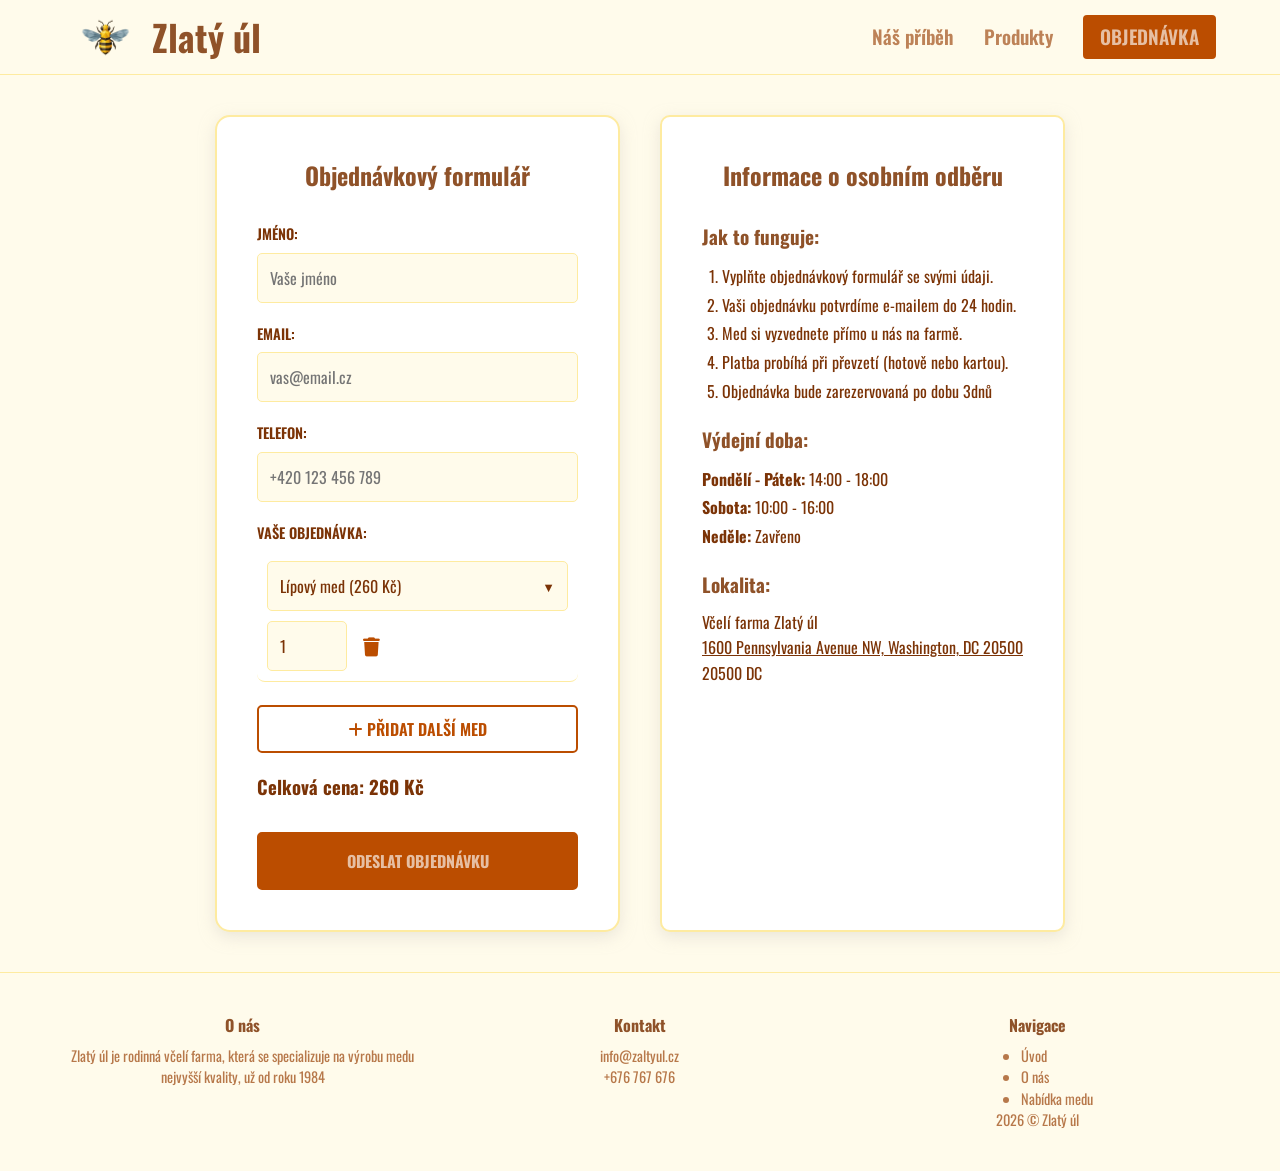
<file: objednávky.html>
<!DOCTYPE html>
<html lang="cs">

<head>
    <meta charset="UTF-8">
    <meta name="viewport" content="width=device-width, initial-scale=1.0">
    <title>Zlatý úl</title>
    <link rel="stylesheet" href="style.css">
    <link rel="stylesheet" href="https://cdnjs.cloudflare.com/ajax/libs/font-awesome/6.5.1/css/all.min.css">
    <style>
        @import url('https://fonts.googleapis.com/css2?family=Oswald:wght@200..700&display=swap');
    </style>

    <script src="script.js" defer></script>
</head>

<body>
    <header class="top-bar">
        <div class="top-bar-content">
            <img src="obrazky/logo-zlaty-ul-img.png" class="top-bar-logo" alt="logo">
            <a href="index.html" class="top-bar-link">
                <h1>Zlatý úl</h1>
            </a>

            <nav class="top-bar-nav">
                <a href="index.html#uvod" class="top-bar-link">Náš příběh</a>
                <a href="index.html#nabidka-medu" class="top-bar-link">Produkty</a>
            </nav>

            <div class="top-bar-button">
                <a href="objednávky.html" class="button-link">objednávka</a>
            </div>
        </div>
    </header>

    <main class="main-wrapper"></main>
    <div class="spacer"></div>

    <body>
        <div class="order-main-wrapper">
            <section class="order-section">
                <h2>Objednávkový formulář</h2>
                <form class="order-form">
                    <div class="form-group">
                        <label for="name">Jméno:</label>
                        <input type="text" id="name" name="name" placeholder="Vaše jméno" required>
                    </div>
                    <div class="form-group">
                        <label for="email">Email:</label>
                        <input type="email" id="email" name="email" placeholder="vas@email.cz" required>
                    </div>
                    <div class="form-group">
                        <label for="phone">Telefon:</label>
                        <input type="tel" id="phone" name="phone" placeholder="+420 123 456 789">
                    </div>

                    <div class="form-group">
                        <label>Vaše objednávka:</label>
                        <div id="order-items-container">
                        </div>
                        <button type="button" id="add-item-btn" class="secondary-button">
                            <i class="fa-solid fa-plus"></i> Přidat další med
                        </button>
                    </div>

                    <div class="form-group total-price-box">
                        <h3>Celková cena: <span id="total-price">0</span> Kč</h3>
                    </div>

                    <button type="submit" class="submit-button">Odeslat objednávku</button>
                </form>
            </section>

            <section class="info-section">
                <h2>Informace o osobním odběru</h2>

                <div class="info-block">
                    <h3>Jak to funguje:</h3>
                    <ol class="info-list">
                        <li>Vyplňte objednávkový formulář se svými údaji.</li>
                        <li>Vaši objednávku potvrdíme e-mailem do 24 hodin.</li>
                        <li>Med si vyzvednete přímo u nás na farmě.</li>
                        <li>Platba probíhá při převzetí (hotově nebo kartou).</li>
                        <li>Objednávka bude zarezervovaná po dobu 3dnů </li>
                    </ol>
                </div>

                <div class="info-block">
                    <h3>Výdejní doba:</h3>
                    <ul class="time-list">
                        <li><strong>Pondělí - Pátek:</strong> 14:00 - 18:00</li>
                        <li><strong>Sobota:</strong> 10:00 - 16:00</li>
                        <li><strong>Neděle:</strong> Zavřeno</li>
                    </ul>
                </div>

                <div class="info-block">
                    <h3>Lokalita:</h3>
                    <address class="farm-address">
                        Včelí farma Zlatý úl<br>
                        <a href="https://share.google/msrsGoFZE6HMPkrMA" target="_blank">
                            1600 Pennsylvania Avenue NW, Washington, DC 20500
                        </a><br>
                        20500 DC<br>
                    </address>
                </div>
            </section>
        </div>
        <div class="spacer"></div>
        </main>

        <footer class="site-footer">
            <div class="site-footer-content-box">
                <h4>O nás</h4>
                <p>Zlatý úl je rodinná včelí farma, která se specializuje na výrobu medu nejvyšší kvality, už od
                    roku
                    1984
                </p>
            </div>

            <div class="site-footer-content-box">
                <h4>Kontakt</h4>
                <p><a href="mailto:info@zaltyul.cz" class="footer-link">info@zaltyul.cz</a></p>
                <p><a href="tel:+676767676" class="footer-link">+676 767 676</a></p>
            </div>

            <div class="site-footer-content-box">
                <h4>Navigace</h4>
                <ul>
                    <li><a href="index.html#úvod" class="footer-link">Úvod</a></li>
                    <li><a href="index.html#o-nas" class="footer-link">O nás</a></li>
                    <li><a href="index.html#nabidka-medu" class="footer-link">Nabídka medu</a></li>
                </ul>
                <p>2026 &copy; Zlatý úl</p>
            </div>
        </footer>

        <nav class="bottom-nav">
            <a href="index.html#uvod" class="nav-item">
                <i class="fa-solid fa-house"></i>
                <span>Domů</span>
            </a>
            <a href="index.html#nabidka-medu" class="nav-item">
                <i class="fa-solid fa-jar"></i>
                <span>Produkty</span>
            </a>
            <a href="objednávky.html" class="nav-item">
                <i class="fa-solid fa-cart-shopping"></i>
                <span>Koupit</span>
            </a>
            <a href="index.html#o-nas" class="nav-item">
                <i class="fa-solid fa-user"></i>
                <span>O nás</span>
            </a>
        </nav>
    </body>

</html>
</file>
<file: style.css>
html {
  scroll-behavior: smooth;
  min-width: 350px;
}
*,
*::before,
*::after {
  box-sizing: border-box;
}

* {
  margin: 0;
}

@media (prefers-reduced-motion: no-preference) {
  html {
    interpolate-size: allow-keywords;
  }
}

body {
  line-height: 1.5;
  -webkit-font-smoothing: antialiased;
  background-color: rgb(255, 251, 235);
  color: rgb(123, 51, 6);
  font-family: "oswald", serif;
  display: flex;
  flex-direction: column;
  min-height: 100vh;
  margin: 0;
}

img,
picture,
video,
canvas,
svg {
  display: block;
  max-width: 100%;
}

input,
button,
textarea,
select {
  font: inherit;
}

p,
h1,
h2,
h3,
h4,
h5,
h6 {
  overflow-wrap: break-word;
}

p {
  text-wrap: pretty;
}

h1,
h2,
h3,
h4,
h5,
h6 {
  text-wrap: balance;
}

.spacer {
  border-bottom: 1px solid rgb(254, 235, 160);
}

.top-bar {
  width: 100%;
  background-color: rgb(255, 251, 235);
}

.top-bar-content {
  width: 90%;
  margin: 0 auto;
  display: flex;
  align-items: center;
  background-color: rgb(255, 251, 235);
  padding: 10px 0;
}

.top-bar-logo {
  height: 45px;
  margin-right: 5px;
}

.top-bar h1 {
  color: rgb(143, 82, 41);
  font-size: 2.25rem;
  font-weight: 800;
  text-decoration: none;
}

.top-bar-link {
  text-decoration: none;
  color: inherit;
}

.top-bar-nav {
  display: flex;
  gap: 30px;
  margin-left: auto;
  padding-right: 30px;
  white-space: nowrap;
}

.top-bar-nav a {
  color: rgb(189, 130, 87);
  text-decoration: none;
  font-weight: 600;
  font-size: 1.2rem;
}

.top-bar-button {
  background-color: rgb(187, 77, 0);
  color: rgb(230, 191, 163);
  padding: 0;
  font-size: 1.2rem;
  font-weight: 600;
  white-space: nowrap;
  text-transform: uppercase;
  border: 2px solid rgb(187, 77, 0);
  border-radius: 4px;
  overflow: hidden;
  transition:
    background-color 0.3s,
    color 0.3s;
}

.top-bar-button a {
  display: block;
  padding: 6px 15px;
}

.top-bar-button a,
.button.link {
  text-decoration: none;
  color: inherit;
}

.main-wrapper {
  flex: 1;
}
.hero {
  display: grid;
  grid-template-columns: 1fr 1fr;
  width: 100%;
  gap: 40px;
  padding: 40px 5%;
  justify-content: center;
  max-width: 1400px;
  margin: 0 auto;
}

.hero-img {
  border-radius: 10px 0 0 0;
  overflow: hidden;
}

.hero-content {
  display: flex;
  flex-direction: column;
  justify-content: center;
  gap: 10px;
}

.hero-content h2 {
  font-size: 3.5rem;
  font-weight: 800;
  color: rgb(143, 82, 41);
  line-height: 1.2;
  margin-bottom: 2rem;
}

.hero-content p {
  font-size: 1.25rem;
  color: rgb(123, 51, 6);
  line-height: 1.5;
}

.hero-button {
  background-color: rgb(187, 77, 0);
  color: rgb(230, 191, 163);
  padding: 10px 20px;
  font-size: 1rem;
  font-weight: 600;
  letter-spacing: -0.8px;
  text-decoration: none;
  white-space: nowrap;
  text-transform: uppercase;
  margin-top: 20px;
  width: fit-content;
  border: 2px solid rgb(187, 77, 0);
  border-radius: 4px;
  transition:
    background-color 0.3s,
    color 0.3s;
}

.about {
  display: grid;
  grid-template-columns: 1fr 1fr;
  width: 100%;
  gap: 40px;
  padding: 40px 5%;
  justify-content: center;
  max-width: 1400px;
  margin: 0 auto;
}
.about-img {
  overflow: hidden;
}

.about-img:last-child {
  border-radius: 0;
}

.about-img:first-child {
  border-radius: 0 0 0 10px;
}

.about-content {
  display: flex;
  flex-direction: column;
  justify-content: center;
  gap: 10px;
}

.about-content h2 {
  font-size: 3.5rem;
  font-weight: 800;
  color: rgb(143, 82, 41);
  line-height: 1.2;
  margin-bottom: 2rem;
}

.about-content p {
  font-size: 1.25rem;
  color: rgb(123, 51, 6);
  line-height: 1.5;
}

.products {
  display: grid;
  grid-template-columns: 1fr 1fr 1fr;
  gap: 30px;
  padding: 40px 5%;
  justify-content: center;
  max-width: 1400px;
  margin: 0 auto;
}

.product-card {
  background-color: white;
  border: 1px solid rgb(254, 235, 160);
  border-radius: 10px;
  overflow: hidden;
  display: flex;
  flex: 1;
  justify-content: space-between;
  flex-direction: column;
  box-shadow: 0 5px 10px rgba(215, 212, 200, 0.887);
}

.content-area {
  padding: 15px 20px 0 20px;
  flex-grow: 1;
  padding-bottom: 20px;
}

.content-area h2 {
  font-size: 1.5em;
  margin-top: 5px;
  margin-bottom: 10px;
}

.content-area p {
  font-size: 0.95em;
  line-height: 1.4;
  color: #555;
}

.product-button-area {
  border-top: 1px solid rgb(254, 235, 160);
  padding: 30px 30px;
  text-align: right;
}

.product-button {
  background: none;
  color: rgb(163, 82, 29);
  border: 2px solid rgb(163, 82, 29);
  padding: 10px 10px;
  border-radius: 5px;
  cursor: pointer;
  text-transform: uppercase;
  font-weight: bold;
  text-decoration: none;
  transition:
    background-color 0.3s,
    color 0.3s;
  box-sizing: border-box;
}

.product-button a {
  display: block;
  width: 100%;
  height: 100%;
  color: inherit;
  padding: 5px 0;
}

.product-button:hover {
  background-color: rgb(163, 82, 29);
  color: white;
}

.top-bar-button:hover,
.hero-button:hover {
  background-color: white;
  color: rgb(163, 82, 29);
  border-color: rgb(163, 82, 29);
}

.site-footer {
  background-color: rgb(255, 251, 235);
  width: 90%;
  max-width: 1400px;
  display: grid;
  grid-template-columns: repeat(3, 1fr);
  gap: 40px;
  justify-content: center;
  margin: 40px auto;
}

.site-footer p {
  color: rgb(183, 120, 74);
  text-align: center;
}

.site-footer h4 {
  color: rgb(143, 82, 41);
  font-size: 1rem;
  padding-bottom: 8px;
}

.site-footer h5 {
  color: rgb(143, 82, 41);
  font-size: 0.9rem;
  padding-bottom: 8px;
  white-space: nowrap;
}

.site-footer-content-box {
  font-size: 0.9rem;
  display: flex;
  flex-direction: column;
  align-items: center;
}

.footer-link {
  text-decoration: none;
  text-align: start;
  color: rgb(183, 120, 74);
}

.site-footer-content-box li {
  color: rgb(183, 120, 74);
}

.order-main-wrapper {
  background-color: rgb(255, 251, 235);
  padding: 40px 5%;
  display: grid;
  grid-template-columns: 1fr 1fr;
  gap: 40px;
  max-width: 1400px;
  margin: 0 auto;
}

.order-section {
  margin: 0;
  padding: 40px;
  background-color: white;
  border: 2px solid rgb(254, 235, 160);
  box-shadow: 0 5px 15px rgba(215, 212, 200, 0.5);
  border-radius: 15px;
}

.order-section h2 {
  color: rgb(143, 82, 41);
  margin-bottom: 30px;
  text-align: center;
}

.order-form {
  display: flex;
  flex-direction: column;
  gap: 20px;
}

.form-group {
  display: flex;
  flex-direction: column;
  gap: 8px;
}

.form-group label {
  font-weight: 600;
  color: rgb(123, 51, 6);
  text-transform: uppercase;
  font-size: 0.9rem;
}

.form-group input,
.form-group select {
  padding: 12px;
  border: 1px solid rgb(254, 235, 160);
  border-radius: 5px;
  background-color: rgb(255, 251, 235);
  font-family: inherit;
  color: rgb(123, 51, 6);
}

.form-group input:focus,
.form-group select:focus {
  outline: 2px solid rgb(187, 77, 0);
  background-color: white;
}

/* Custom Select */
.custom-select-wrapper {
  position: relative;
  width: 100%;
}

.select-selected {
  padding: 12px;
  border: 1px solid rgb(254, 235, 160);
  border-radius: 5px;
  background-color: rgb(255, 251, 235);
  color: rgb(123, 51, 6);
  cursor: pointer;
  user-select: none;
  display: flex;
  justify-content: space-between;
  align-items: center;
}

.select-selected::after {
  content: '▼';
  font-size: 0.8em;
  margin-left: 10px;
}

.select-selected.select-arrow-active::after {
  content: '▲';
}

.select-items {
  position: absolute;
  top: 100%;
  left: 0;
  right: 0;
  z-index: 99;
  background-color: rgb(255, 251, 235);
  border: 1px solid rgb(254, 235, 160);
  border-radius: 5px;
  box-shadow: 0 4px 10px rgba(0, 0, 0, 0.1);
  margin-top: 4px;
  overflow: hidden;
}

.select-hide {
  display: none;
}

.select-items div {
  padding: 12px;
  color: rgb(123, 51, 6);
  cursor: pointer;
  transition: background-color 0.2s;
}

.select-items div:hover, .same-as-selected {
  background-color: #fdf5e6;
}

.select-items div.disabled {
  color: #ccc;
  cursor: not-allowed;
  background-color: transparent;
}


.remove-item-btn {
  background: none;
  border: none;
  color: rgb(187, 77, 0);
  cursor: pointer;
  font-size: 1.2rem;
}

.remove-item-btn:hover {
  color: rgb(143, 82, 41);
  font-size: 1.4rem;
}

.secondary-button {
  background-color: transparent;
  color: rgb(187, 77, 0);
  border: 2px solid rgb(187, 77, 0);
  padding: 10px;
  border-radius: 5px;
  font-weight: 600;
  text-transform: uppercase;
  cursor: pointer;
  transition: all 0.3s ease;
}

.order-product-info {
  display: flex;
  gap: 10px;
  align-items: center;
}

.secondary-button:hover {
  background-color: rgb(187, 77, 0);
  color: white;
}

.order-row {
  display: flex;
  flex-wrap: wrap;
  gap: 10px;
  align-items: center;
  margin-bottom: 15px;
  padding: 10px;
  border-radius: 8px;
  border-bottom: 1px solid rgb(254, 235, 160);
}

.amount-input {
  width: 80px;
  padding: 8px;
  border: 1px solid rgb(254, 235, 160);
  border-radius: 5px;
  background-color: rgb(255, 251, 235);
  color: rgb(123, 51, 6);
}

.submit-button {
  background-color: rgb(187, 77, 0);
  color: rgb(230, 191, 163);
  padding: 15px;
  border: 2px solid rgb(187, 77, 0);
  border-radius: 5px;
  font-weight: 800;
  text-transform: uppercase;
  cursor: pointer;
  margin-top: 10px;
  transition: all 0.3s ease;
}

.submit-button:hover {
  background-color: white;
  color: rgb(187, 77, 0);
}

.info-section {
  background-color: white;
  padding: 40px;
  border: 2px solid rgb(254, 235, 160);
  box-shadow: 0 5px 15px rgba(215, 212, 200, 0.5);
  margin: 0;
  padding: 40px;
  border-radius: 10px;
}

.info-section h2 {
  color: rgb(143, 82, 41);
  margin-bottom: 30px;
  text-align: center;
}
.info-section h3 {
  color: rgb(143, 82, 41);
  font-size: 1.2rem;
  margin: 20px 0 10px 0;
  font-weight: 700;
}

.info-list,
.time-list {
  padding-left: 20px;
  color: rgb(123, 51, 6);
  line-height: 1.8;
}

.time-list {
  list-style: none;
  padding-left: 0;
}

.farm-address {
  font-style: normal;
  line-height: 1.6;
  color: rgb(123, 51, 6);
}

.farm-address a {
  color: rgb(123, 51, 6);
}

.bottom-nav {
  display: none;
}

.scroll-reveal {
  opacity: 0;
  transform: translateY(30px);
  transition: all 0.8s ease-out;
}

.scroll-reveal.active {
  opacity: 1 !important;
  transform: translateY(0) !important;
}

@media (max-width: 1200px) {
  .products {
    grid-template-columns: 1fr 1fr 1fr;
  }
}

@media (max-width: 700px) {
  .top-bar-content {
    flex-direction: row;
    justify-content: center;
    align-items: center;
    gap: 40%;
    padding: 5px 0 !important;
    width: 100% !important;
  }

  .top-bar-logo {
    margin: 0 !important;
    height: 45px;
  }

  .top-bar h1 {
    font-size: 1.5rem;
  }

  .top-bar-nav,
  .top-bar-button {
    display: none;
  }

  .hero,
  .about,
  .order-main-wrapper {
    grid-template-columns: 1fr;
    text-align: center;
  }

  .hero-button,
  .about-content {
    margin: 0 auto;
  }

  .products {
    grid-template-columns: 1fr;
  }

  .order-row {
    display: grid;
    grid-template-columns: 1fr auto;
    gap: 12px;
  }

  .remove-item-btn {
    font-size: 1.5rem;
  }
  .custom-select-wrapper {
    grid-column: 1 / 3;
    width: 100%;
  }

  .amount-input {
    grid-column: 1;
    width: 100%;
    text-align: center;
  }

  .site-footer {
    grid-template-columns: 1fr;
  }

  .site-footer .site-footer-content-box:nth-child(3) {
    display: none;
  }

  .footer-link {
    text-align: left;
    color: rgb(183, 120, 74);
  }

  .order-main-wrapper {
    gap: 20px;
    display: flex;
    flex-direction: column-reverse;
  }
  .info-section {
    text-align: left;
  }

  .top-bar-nav,
  .top-bar-button {
    display: none !important;
  }

  .bottom-nav {
    display: flex;
    position: fixed;
    bottom: 0;
    left: 0;
    width: 100%;
    height: calc(65px + env(safe-area-inset-bottom));
    padding-bottom: env(safe-area-inset-bottom);
    background-color: white;
    border-top: 2px solid rgb(254, 235, 160);
    justify-content: space-around;
    align-items: center;
    z-index: 9999;
    box-shadow: 0 -2px 10px rgba(0, 0, 0, 0.05);
  }

  .nav-item {
    text-decoration: none;
    color: rgb(143, 82, 41);
    display: flex;
    flex-direction: column;
    align-items: center;
    font-size: 0.8rem;
    gap: 4px;
  }

  .nav-item i {
    font-size: 1.2rem;
  }

  .nav-item:active {
    color: rgb(187, 77, 0);
  }

  body {
    padding-bottom: calc(70px + env(safe-area-inset-bottom));
  }
}

@media (max-width: 350px) {
  html {
    overflow-x: hidden;
  }
}
</file>
